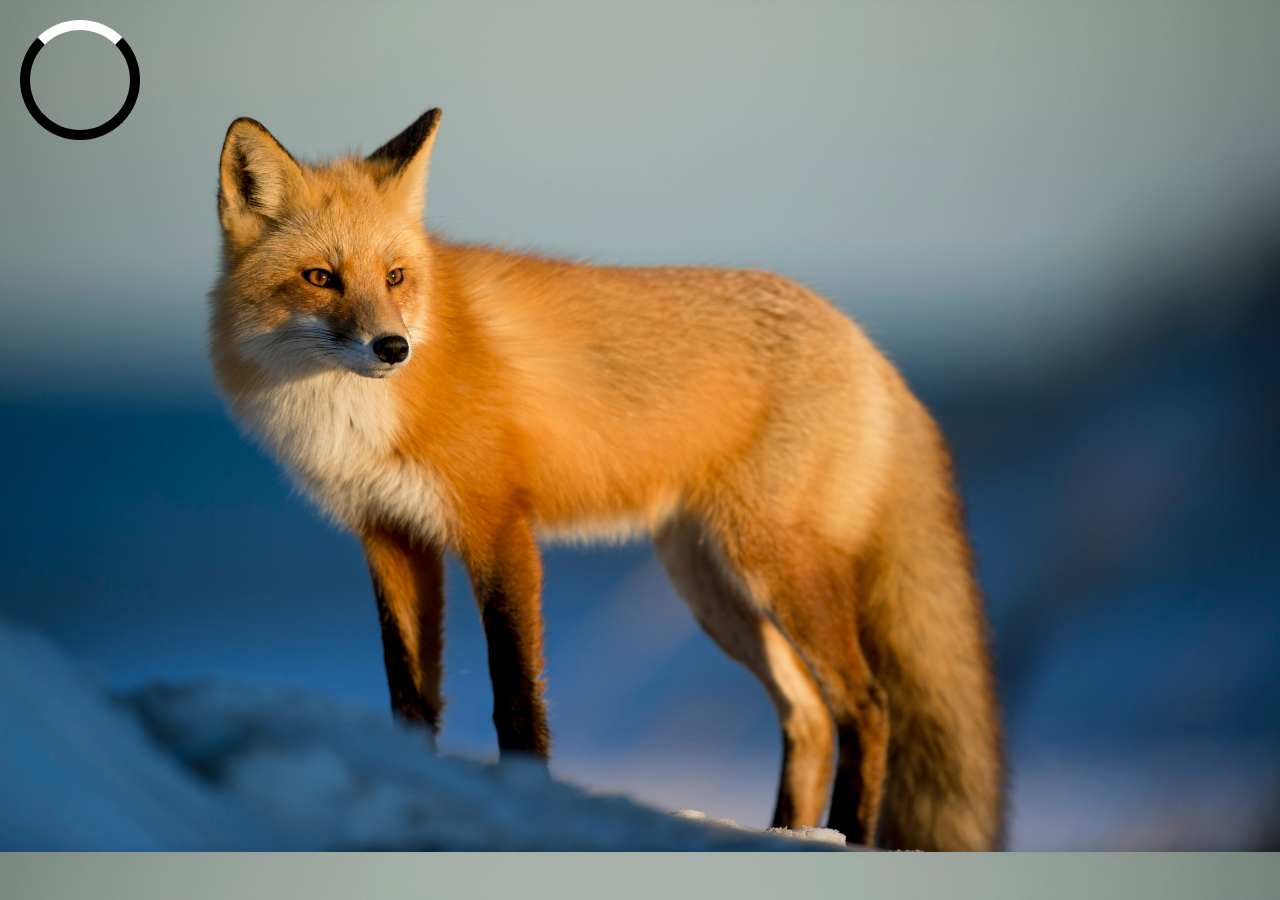
<file: index.html>
<!DOCTYPE html>
<html lang="en">
<head>
    <meta charset="UTF-8">
    <meta name="viewport" content="width=device-width, initial-scale=1.0">
    <link rel="stylesheet" href="style.css">
    <title>css level 3</title>
</head>
<body>
    <div class="loder"></div>
</html>
</file>
<file: style.css>
body{
    background-image: url(fox_photo.jpg);
    background-size: cover;
}
.loder {
    height: 100px;
    width: 100px;
    border-radius: 50%;
    border: 10px solid black;
    border-top: 10px solid white;
    position: absolute;
    top: 20px;
    left: 20px;
    animation: spinAnimate 2s ease 0s infinite normal;
}

@keyframes spinAnimate {
    from {
        transform: rotate(0deg);
    }
    to {
        transform: rotate(360deg);
    }
}
</file>
